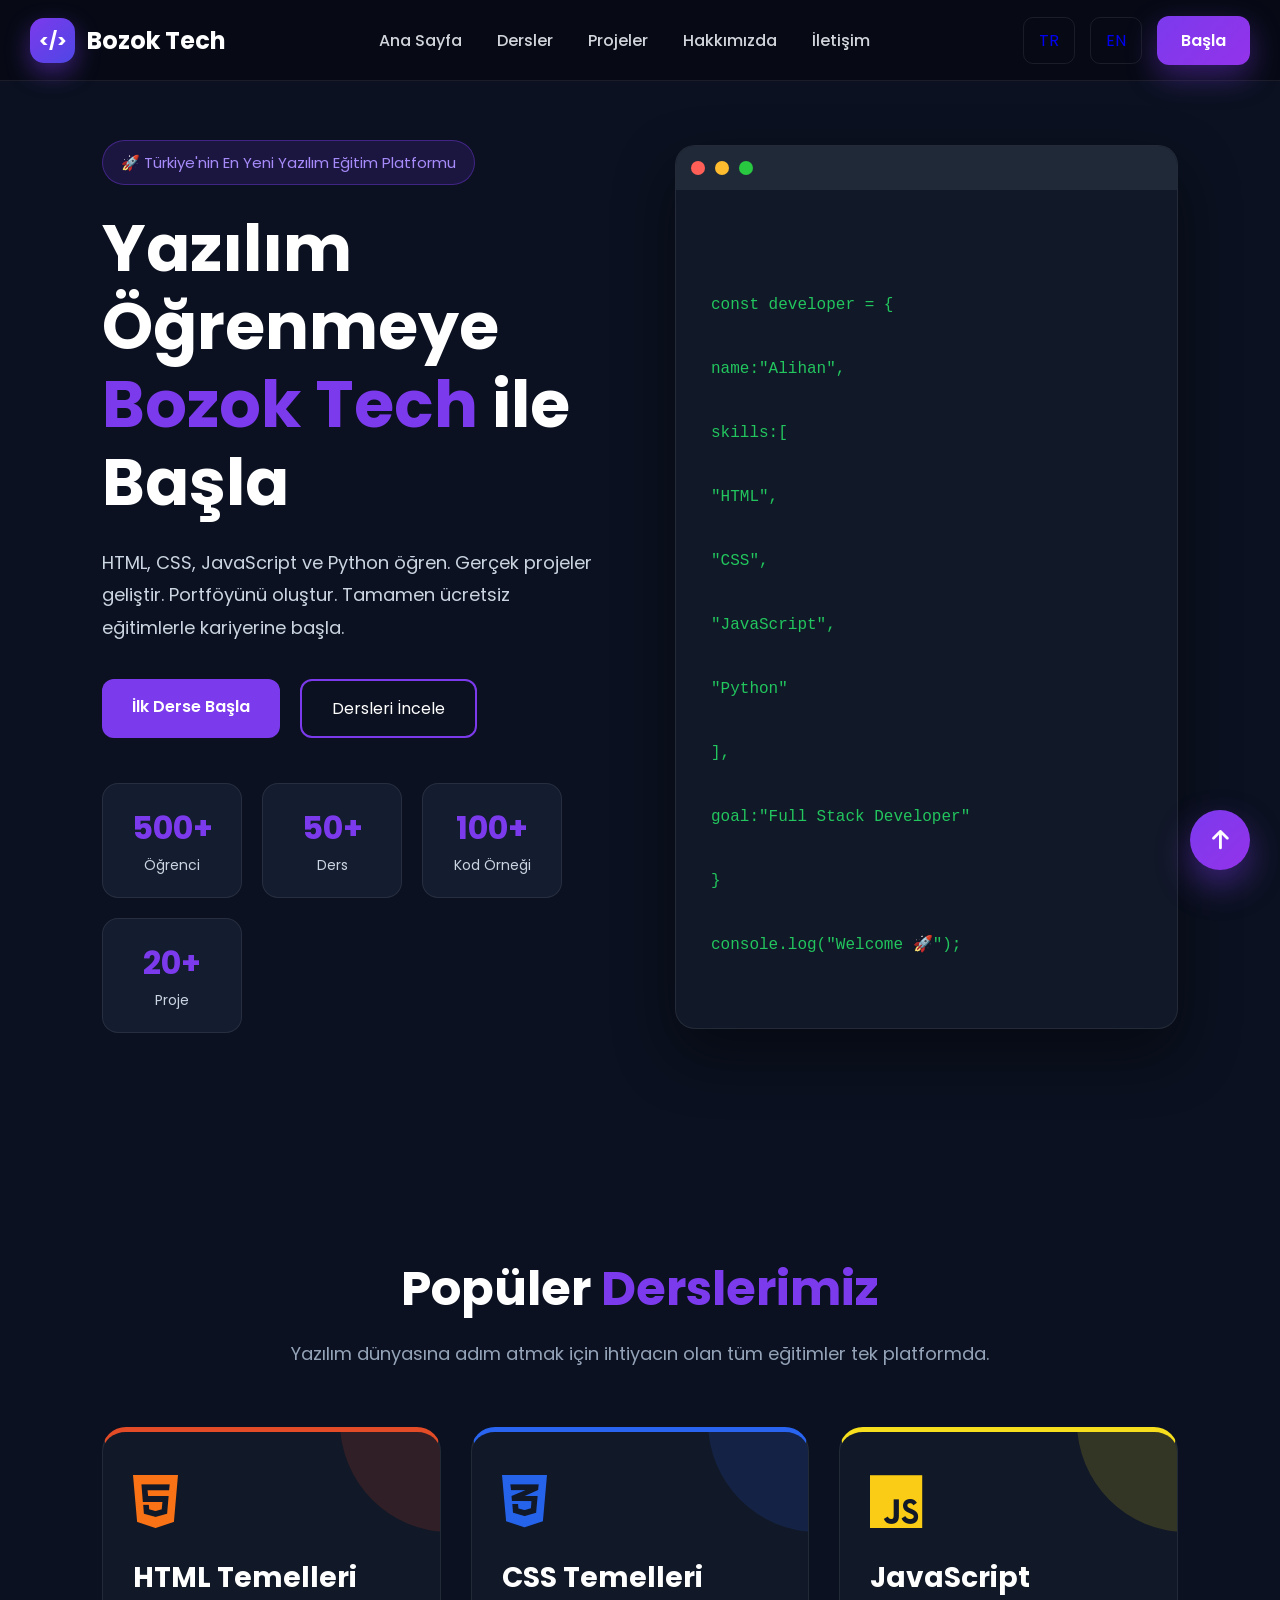
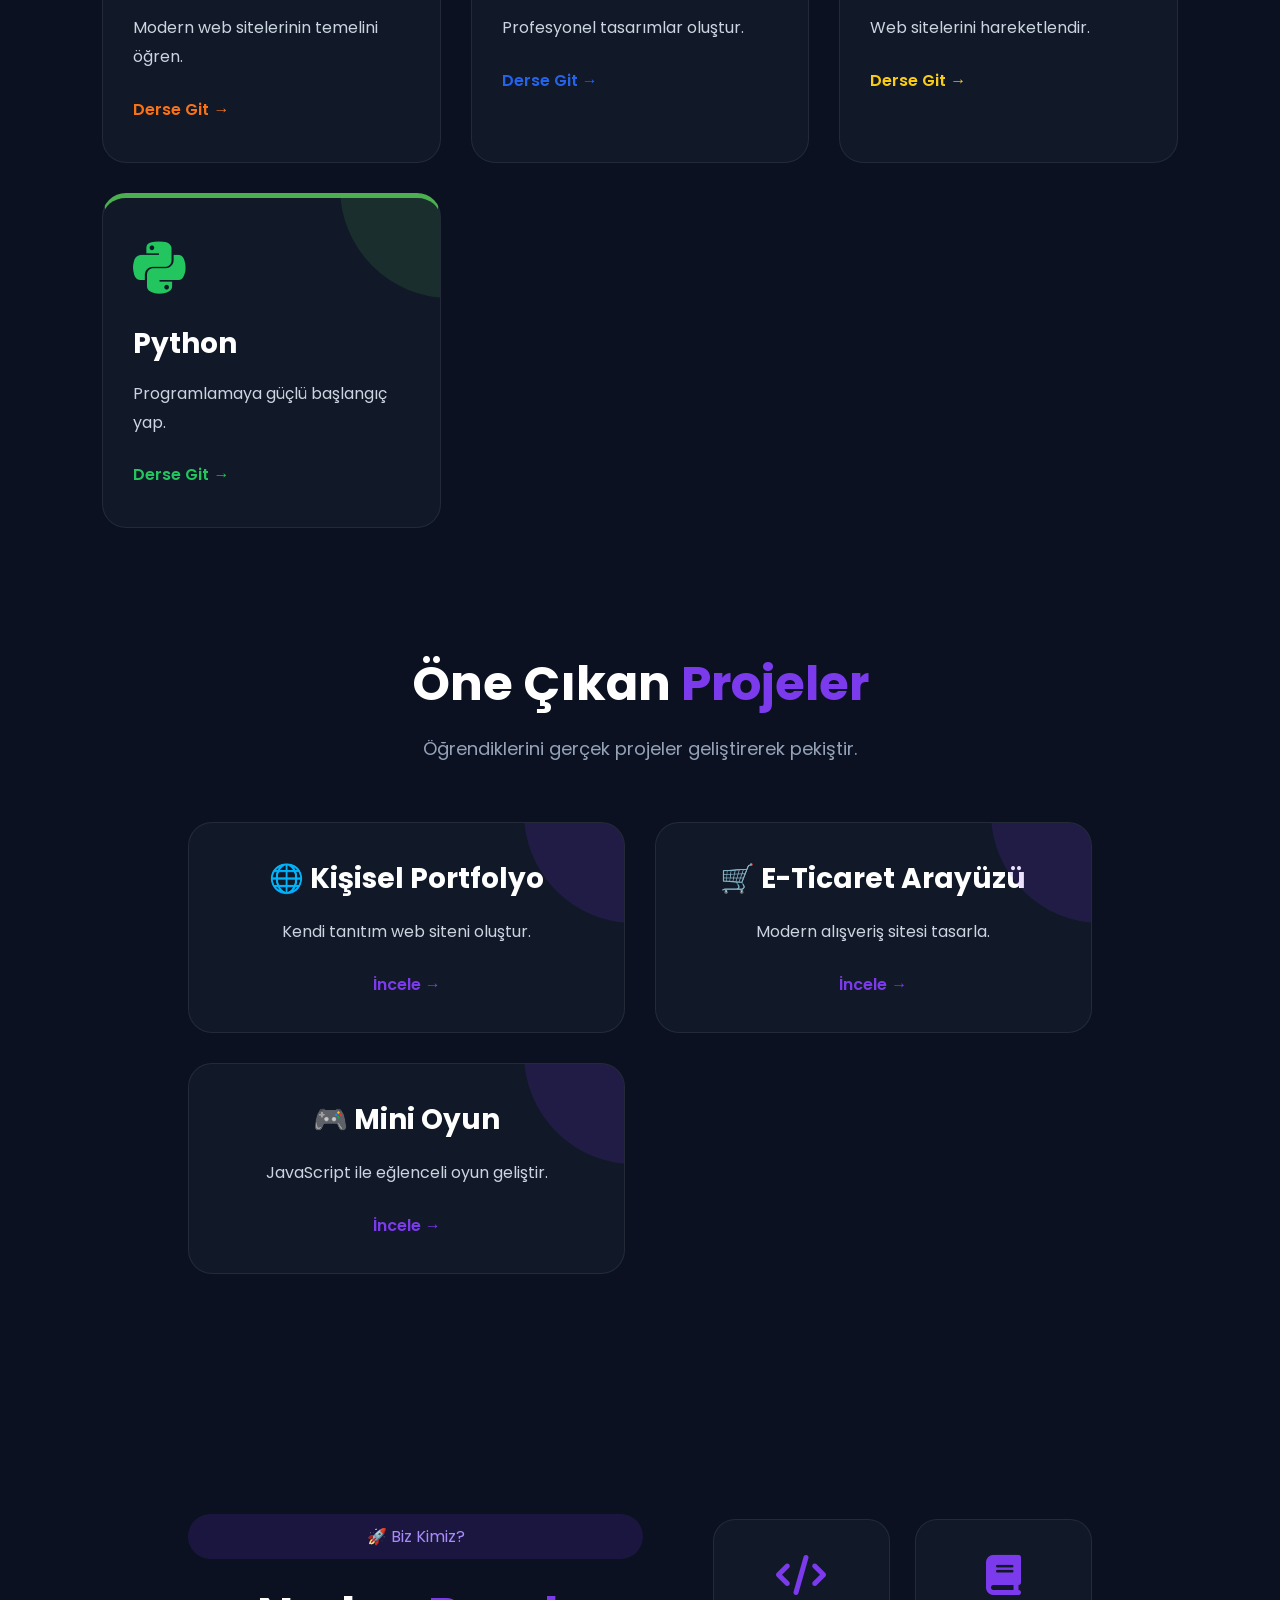
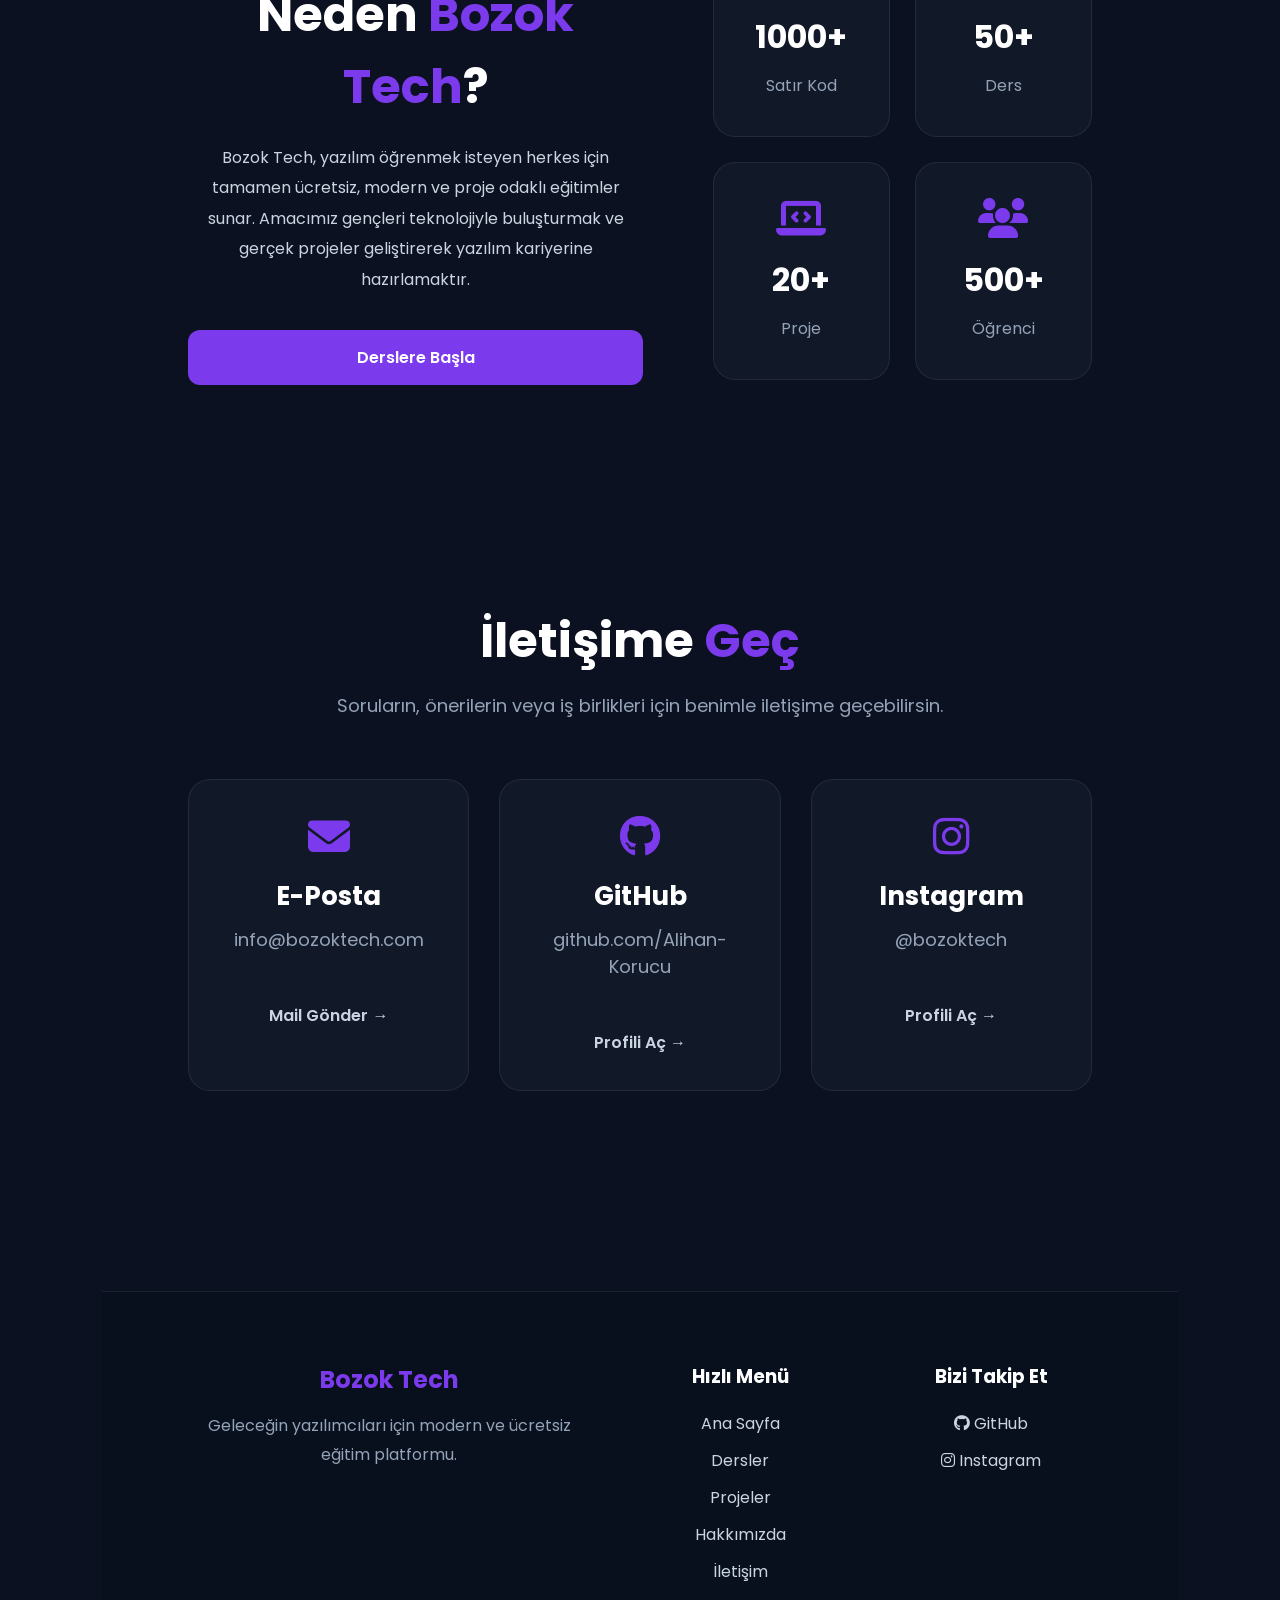
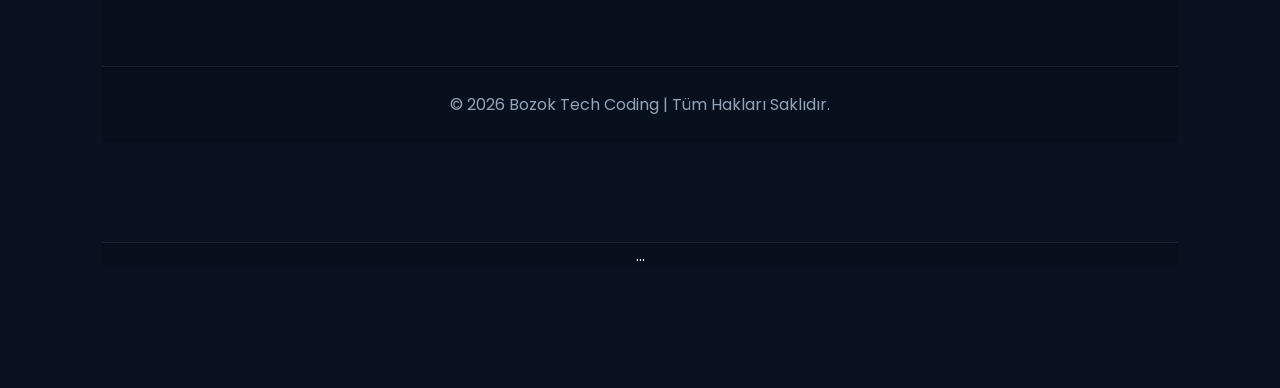
<file: index.html>
<!DOCTYPE html>
<html lang="en">
<head>
<meta charset="UTF-8">
<meta name="viewport" content="width=device-width, initial-scale=1.0">
<title>Bozok Tech Coding</title>

<link rel="preconnect" href="https://fonts.googleapis.com">

<link rel="preconnect" href="https://fonts.gstatic.com" crossorigin>

<link href="https://fonts.googleapis.com/css2?family=Poppins:wght@300;400;500;600;700;800&display=swap" rel="stylesheet">

<link rel="stylesheet"
href="https://cdnjs.cloudflare.com/ajax/libs/font-awesome/6.7.2/css/all.min.css">

<link rel="stylesheet" href="style.css">

</head>

<body>

 <!--========== HEADER ==========-->

<header class="header">

    <nav class="navbar">

        <a href="#" class="logo">

            <div class="logo-box">&lt;/&gt;</div>

            <span>Bozok Tech</span>

        </a>

        <ul class="nav-links">

            <li><a href="#anasayfa">Ana Sayfa</a></li>

            <li><a href="#dersler">Dersler</a></li>

            <li><a href="#projeler">Projeler</a></li>

            <li><a href="#hakkimizda">Hakkımızda</a></li>

            <li><a href="#iletisim">İletişim</a></li>

        </ul>

        <div class="nav-buttons">

            <a href="index.html" class="lang">TR</a>

            <a href="en/index.html" class="lang">EN</a>

            <a href="html.html" class="start">Başla</a>

        </div>

    </nav>
 
</header>

<!-- ================= HERO ================= -->

<section id="anasayfa" class="hero">

<div class="hero-left">

<div class="hero-badge">
🚀 Türkiye'nin En Yeni Yazılım Eğitim Platformu
</div>

<h1>

Yazılım Öğrenmeye

<span>Bozok Tech</span>

ile Başla

</h1>

<p>

HTML, CSS, JavaScript ve Python öğren.

Gerçek projeler geliştir.

Portföyünü oluştur.

Tamamen ücretsiz eğitimlerle kariyerine başla.

</p>

<div class="hero-buttons">

<a href="html.html" class="primary-btn">

İlk Derse Başla

</a>

<a href="#dersler" class="secondary-btn">

Dersleri İncele

</a>

</div>

<div class="hero-stats">

<div class="stat-card">

<h2 class="counter" data-target="500">0</h2>

<span>Öğrenci</span>

</div>

<div class="stat-card">

<h2 class="counter" data-target="50">0</h2>
 
<span>Ders</span>

</div>

<div class="stat-card">

<h2 class="counter" data-target="100">0</h2>

<span>Kod Örneği</span>

</div>

<div class="stat-card">

<h2 class="counter" data-target="20">0</h2>
 
<span>Proje</span>

</div>

</div>

</div>

<div class="hero-right">

<div class="editor">

<div class="editor-top">

<span class="red"></span>

<span class="yellow"></span>

<span class="green"></span>

</div>

<pre><code>

const developer = {

name:"Alihan",

skills:[

"HTML",

"CSS",

"JavaScript",

"Python"

],

goal:"Full Stack Developer"

}

console.log("Welcome 🚀");

</code></pre>

</div>

</div>

</section>
<section id="dersler" class="courses">

<h2 class="section-title">

Popüler <span>Derslerimiz</span>

</h2>

<p class="section-text">

Yazılım dünyasına adım atmak için ihtiyacın olan tüm eğitimler tek platformda.

</p>

<div class="course-grid">

<div class="course-card html">

<i class="fa-brands fa-html5"></i>

<h3>HTML Temelleri</h3>

<p>

Modern web sitelerinin temelini öğren.

</p>

<a href="html.html">

Derse Git →

</a>

</div>

<div class="course-card css">

<i class="fa-brands fa-css3-alt"></i>

<h3>CSS Temelleri</h3>

<p>

Profesyonel tasarımlar oluştur.

</p>

<a href="css.html">

Derse Git →

</a>

</div>

<div class="course-card js">

<i class="fa-brands fa-js"></i>

<h3>JavaScript</h3>

<p>

Web sitelerini hareketlendir.

</p>

<a href="javascript.html">

Derse Git →

</a>

</div>

<div class="course-card python">

<i class="fa-brands fa-python"></i>

<h3>Python</h3>

<p>

Programlamaya güçlü başlangıç yap.

</p>

<a href="python.html">

Derse Git →

</a>

</div>

</div>
<!-- ================= PROJELER ================= -->

<section id="projeler" class="projects">

<h2 class="section-title">
Öne Çıkan <span>Projeler</span>
</h2>

<p class="section-text">
Öğrendiklerini gerçek projeler geliştirerek pekiştir.
</p>

<div class="project-grid">

<div class="project-card">
<h3>🌐 Kişisel Portfolyo</h3>
<p>Kendi tanıtım web siteni oluştur.</p>
<a href="#">İncele →</a>
</div>

<div class="project-card">
<h3>🛒 E-Ticaret Arayüzü</h3>
<p>Modern alışveriş sitesi tasarla.</p>
<a href="#">İncele →</a>
</div>

<div class="project-card">
<h3>🎮 Mini Oyun</h3>
<p>JavaScript ile eğlenceli oyun geliştir.</p>
<a href="#">İncele →</a>
</div>

</div>

</section>

<section id="hakkimizda" class="about">

    <div class="about-left">

        <span class="about-badge">🚀 Biz Kimiz?</span>

        <h2>
            Neden <span>Bozok Tech</span>?
        </h2>

        <p>
            Bozok Tech, yazılım öğrenmek isteyen herkes için tamamen ücretsiz,
            modern ve proje odaklı eğitimler sunar.
            Amacımız gençleri teknolojiyle buluşturmak ve gerçek projeler
            geliştirerek yazılım kariyerine hazırlamaktır.
        </p>

        <a href="#dersler" class="primary-btn">
            Derslere Başla
        </a>

    </div>

    <div class="about-right">

        <div class="about-box">
            <i class="fa-solid fa-code"></i>
            <h3>1000+</h3>
            <p>Satır Kod</p>
        </div>

        <div class="about-box">
            <i class="fa-solid fa-book"></i>
            <h3>50+</h3>
            <p>Ders</p>
        </div>

        <div class="about-box">
            <i class="fa-solid fa-laptop-code"></i>
            <h3>20+</h3>
            <p>Proje</p>
        </div>

        <div class="about-box">
            <i class="fa-solid fa-users"></i>
            <h3>500+</h3>
            <p>Öğrenci</p>
        </div>

    </div>

</section>

<section id="iletisim" class="contact">

    <h2 class="section-title">
        İletişime <span>Geç</span>
    </h2>

    <p class="section-text">
        Soruların, önerilerin veya iş birlikleri için benimle iletişime geçebilirsin.
    </p>

    <div class="contact-grid">

        <div class="contact-card">
            <i class="fa-solid fa-envelope"></i>
            <h3>E-Posta</h3>
            <p>info@bozoktech.com</p>
            <a href="mailto:info@bozoktech.com">Mail Gönder →</a>
        </div>

        <div class="contact-card">
            <i class="fa-brands fa-github"></i>
            <h3>GitHub</h3>
            <p>github.com/Alihan-Korucu</p>
            <a href="https://github.com/Alihan-Korucu" target="_blank">Profili Aç →</a>
        </div>

        <div class="contact-card">
            <i class="fa-brands fa-instagram"></i>
            <h3>Instagram</h3>
            <p>@bozoktech</p>
            <a href="#">Profili Aç →</a>
        </div>

    </div>

</section>
<footer class="footer">

    <div class="footer-content">

        <div class="footer-logo">
            <h2>Bozok Tech</h2>
            <p>
                Geleceğin yazılımcıları için modern ve ücretsiz eğitim platformu.
            </p>
        </div>

        <div class="footer-links">
            <h3>Hızlı Menü</h3>

            <a href="#anasayfa">Ana Sayfa</a>
            <a href="#dersler">Dersler</a>
            <a href="#projeler">Projeler</a>
            <a href="#hakkimizda">Hakkımızda</a>
            <a href="#iletisim">İletişim</a>
        </div>

        <div class="footer-social">

            <h3>Bizi Takip Et</h3>

            <a href="https://github.com/Alihan-Korucu" target="_blank">
                <i class="fa-brands fa-github"></i> GitHub
            </a>

            <a href="#">
                <i class="fa-brands fa-instagram"></i> Instagram
            </a>

        </div>

    </div>

    <div class="footer-bottom">
        © 2026 Bozok Tech Coding | Tüm Hakları Saklıdır.
    </div>

</footer>
<footer class="footer">
...
</footer>

<a href="#anasayfa" class="scroll-top">
    <i class="fa-solid fa-arrow-up"></i>
</a>
<script>

const counters=document.querySelectorAll(".counter");

const speed=30;

counters.forEach(counter=>{

const update=()=>{

const target=+counter.getAttribute("data-target");

const count=+counter.innerText;

const increment=Math.ceil(target/speed);

if(count<target){

counter.innerText=count+increment;

setTimeout(update,40);

}else{

counter.innerText=target+"+";

}

}

update();

});

</script>
</body>
</html>
</file>
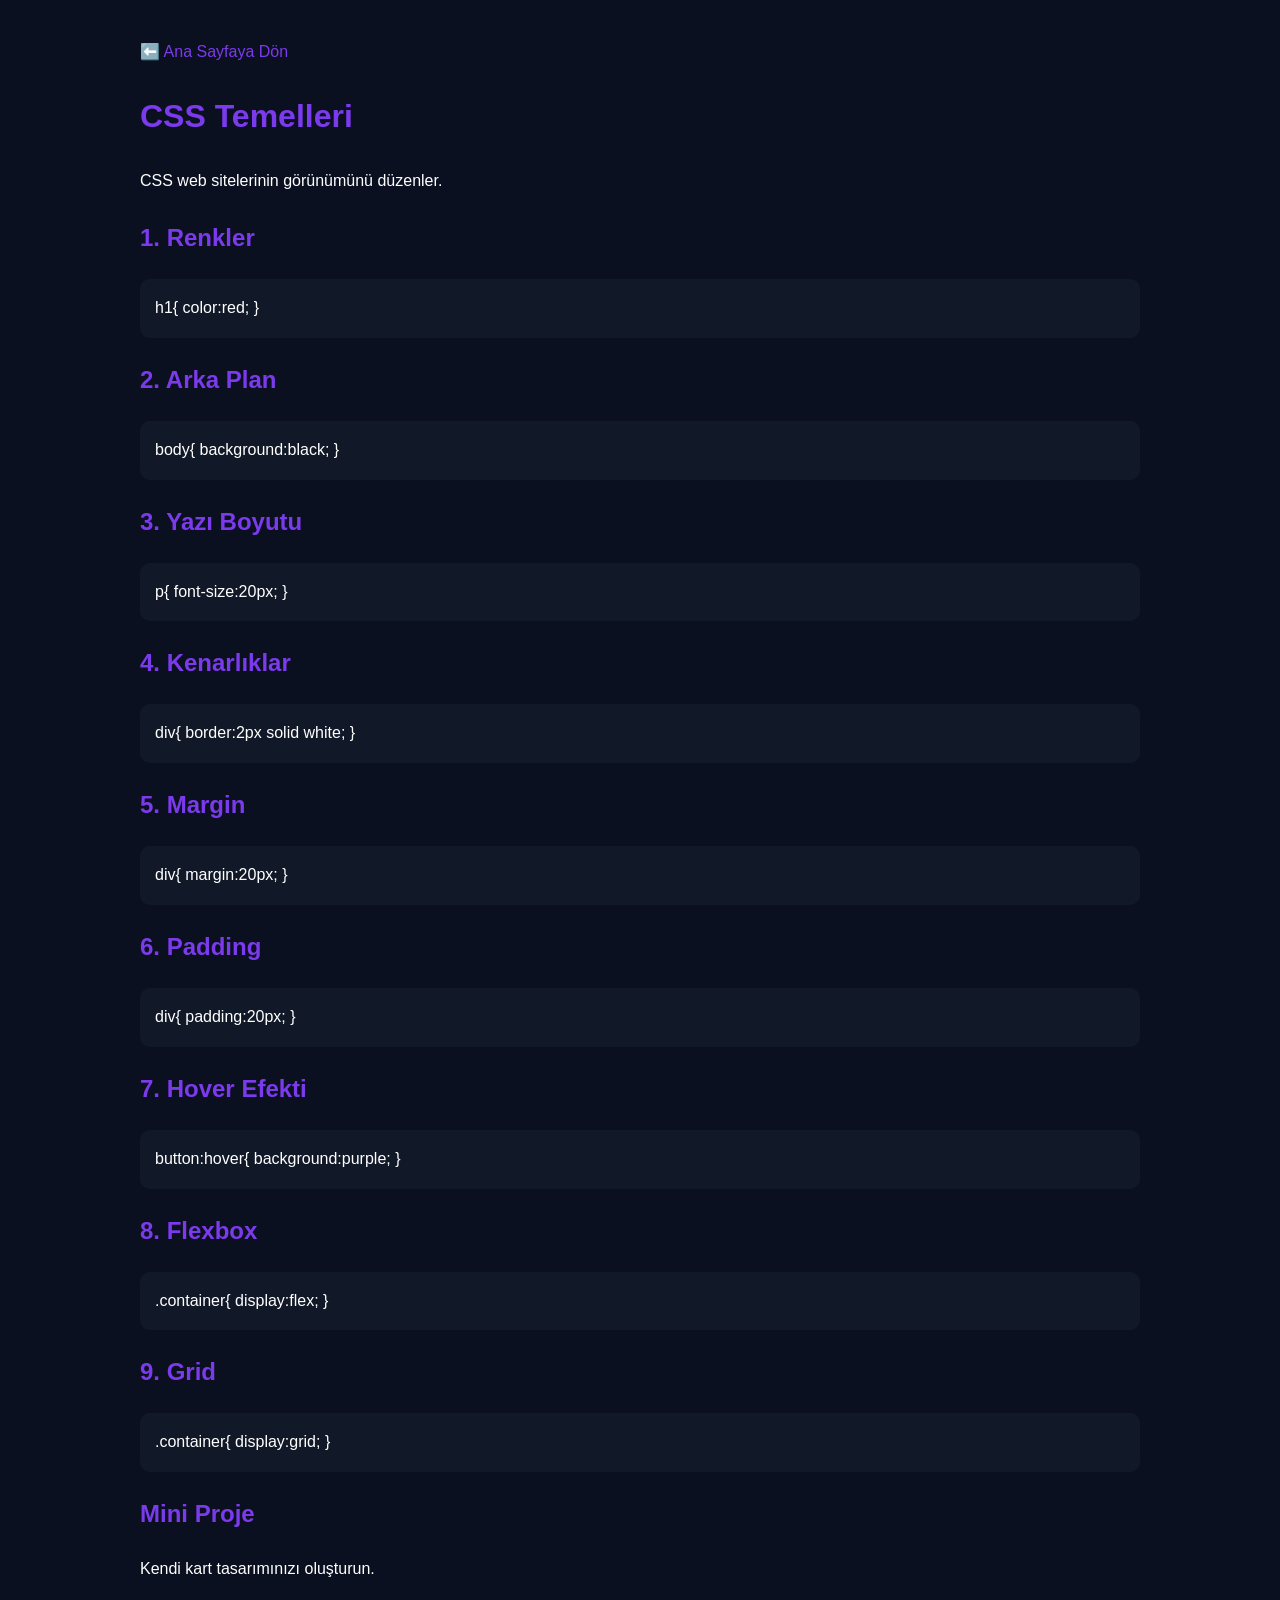
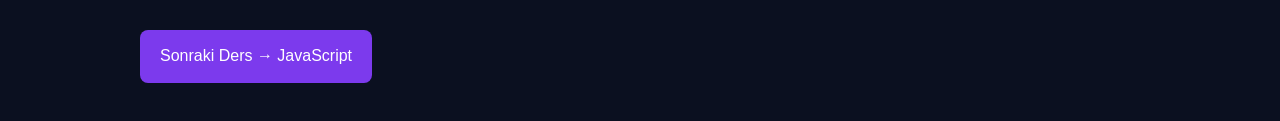
<file: css.html>
<!DOCTYPE html>
<html lang="tr">
<head>
<meta charset="UTF-8">
<meta name="viewport" content="width=device-width, initial-scale=1.0">
<title>CSS Temelleri | Bozok Tech Kodlama</title>
<style>
body{
    background:#0b1020;
    color:white;
    font-family:Arial,sans-serif;
    line-height:1.8;
    padding:30px;
}
.container{
    max-width:1000px;
    margin:auto;
}
h1,h2{
    color:#7c3aed;
}
.code{
    background:#111827;
    padding:15px;
    border-radius:10px;
    margin:15px 0;
}
.button{
    display:inline-block;
    margin-top:30px;
    padding:12px 20px;
    background:#7c3aed;
    color:white;
    text-decoration:none;
    border-radius:8px;
}
a{
    color:#7c3aed;
    text-decoration:none;
}
</style>
</head>
<body>
<div class="container">

<a href="index.html">⬅️ Ana Sayfaya Dön</a>

<h1>CSS Temelleri</h1>
<p>CSS web sitelerinin görünümünü düzenler.</p>
<h2>1. Renkler</h2>
<div class="code">
h1{
 color:red;
}
</div>
<h2>2. Arka Plan</h2>
<div class="code">
body{
 background:black;
}
</div>
<h2>3. Yazı Boyutu</h2>
<div class="code">
p{
 font-size:20px;
}
</div>
<h2>4. Kenarlıklar</h2>
<div class="code">
div{
 border:2px solid white;
}
</div>
<h2>5. Margin</h2>
<div class="code">
div{
 margin:20px;
}
</div>
<h2>6. Padding</h2>
<div class="code">
div{
 padding:20px;
}
</div>
<h2>7. Hover Efekti</h2>
<div class="code">
button:hover{
 background:purple;
}
</div>
<h2>8. Flexbox</h2>
<div class="code">
.container{
 display:flex;
}
</div>
<h2>9. Grid</h2>
<div class="code">
.container{
 display:grid;
}
</div>
<h2>Mini Proje</h2>
<p>Kendi kart tasarımınızı oluşturun.</p>
<a class="button" href="javascript.html">
Sonraki Ders → JavaScript
</a>
</div>
</body>
</html>
</file>
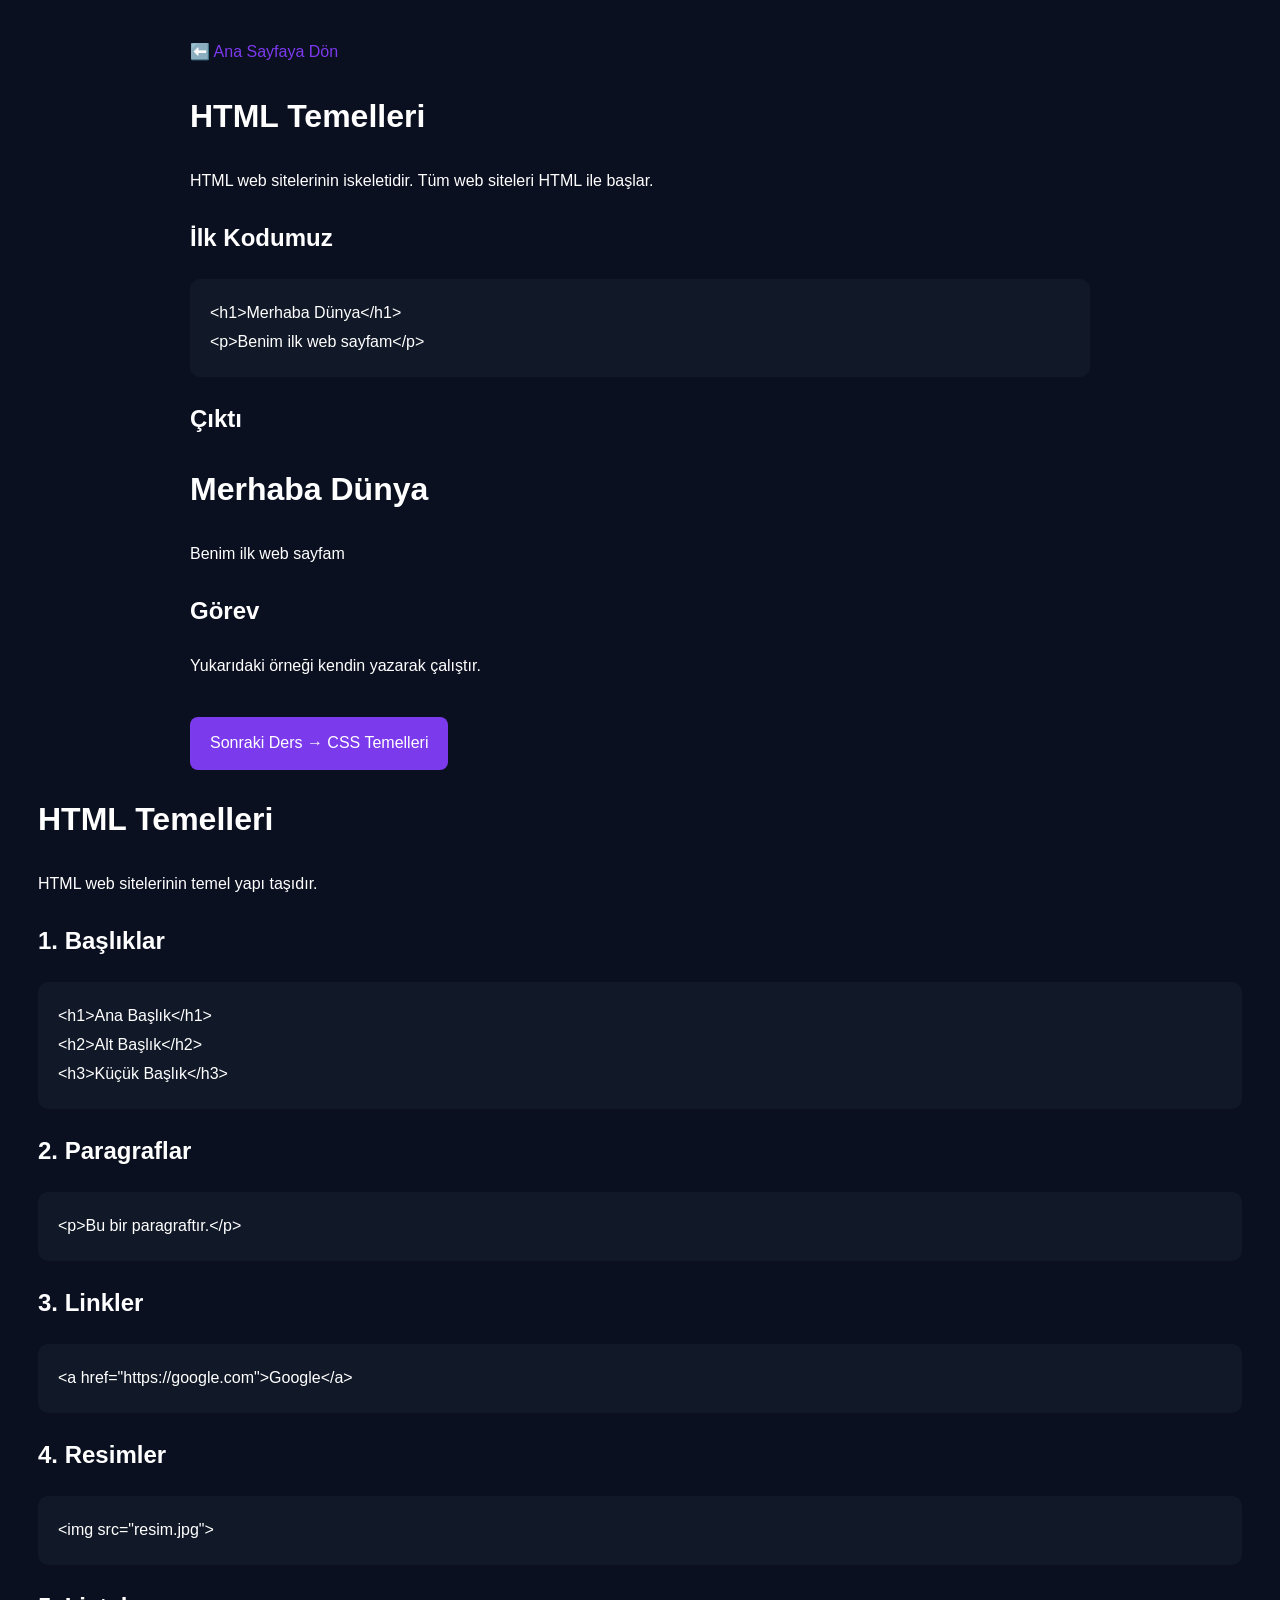
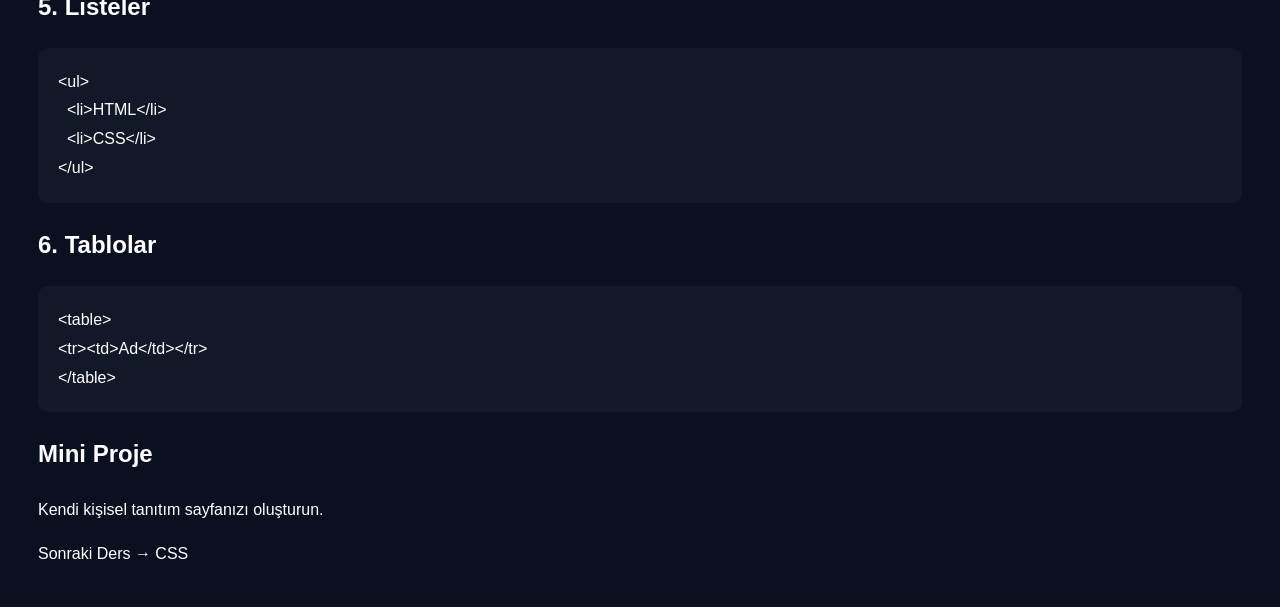
<file: html.html>
<!DOCTYPE html>
<html lang="tr">
<head>
<meta charset="UTF-8">
<meta name="viewport" content="width=device-width, initial-scale=1.0">

<title>HTML Temelleri</title>

<style>

body{
background:#0b1020;
color:white;
font-family:Arial,sans-serif;
padding:30px;
line-height:1.8;
}

a{
color:#7c3aed;
text-decoration:none;
}

.lesson{
max-width:900px;
margin:auto;
}

.code{
background:#111827;
padding:20px;
border-radius:10px;
margin:20px 0;
overflow:auto;
}

.button{
display:inline-block;
background:#7c3aed;
padding:12px 20px;
border-radius:8px;
margin-top:20px;
color:white;
}

</style>
</head>

<body>

<div class="lesson">

<a href="index.html">⬅️ Ana Sayfaya Dön</a>

<h1>HTML Temelleri</h1>

<p>
HTML web sitelerinin iskeletidir.
Tüm web siteleri HTML ile başlar.
</p>

<h2>İlk Kodumuz</h2>

<div class="code">

&lt;h1&gt;Merhaba Dünya&lt;/h1&gt;<br>
&lt;p&gt;Benim ilk web sayfam&lt;/p&gt;

</div>

<h2>Çıktı</h2>

<h1>Merhaba Dünya</h1>

<p>Benim ilk web sayfam</p>

<h2>Görev</h2>

<p>
Yukarıdaki örneği kendin yazarak çalıştır.
</p>

<a class="button" href="css.html">
Sonraki Ders → CSS Temelleri
</a>

</div>

</body>
</html>
<h1>HTML Temelleri</h1>
<p>HTML web sitelerinin temel yapı taşıdır.</p>
<h2>1. Başlıklar</h2>
<div class="code">
&lt;h1&gt;Ana Başlık&lt;/h1&gt;<br>
&lt;h2&gt;Alt Başlık&lt;/h2&gt;<br>
&lt;h3&gt;Küçük Başlık&lt;/h3&gt;
</div>
<h2>2. Paragraflar</h2>
<div class="code">
&lt;p&gt;Bu bir paragraftır.&lt;/p&gt;
</div>
<h2>3. Linkler</h2>
<div class="code">
&lt;a href="https://google.com"&gt;Google&lt;/a&gt;
</div>
<h2>4. Resimler</h2>
<div class="code">
&lt;img src="resim.jpg"&gt;
</div>
<h2>5. Listeler</h2>
<div class="code">
&lt;ul&gt;<br>
&nbsp;&nbsp;&lt;li&gt;HTML&lt;/li&gt;<br>
&nbsp;&nbsp;&lt;li&gt;CSS&lt;/li&gt;<br>
&lt;/ul&gt;
</div>
<h2>6. Tablolar</h2>
<div class="code">
&lt;table&gt;<br>
&lt;tr&gt;&lt;td&gt;Ad&lt;/td&gt;&lt;/tr&gt;<br>
&lt;/table&gt;
</div>
<h2>Mini Proje</h2>
<p>Kendi kişisel tanıtım sayfanızı oluşturun.</p>

Sonraki Ders → CSS

</div>
</body>
</html>
</file>
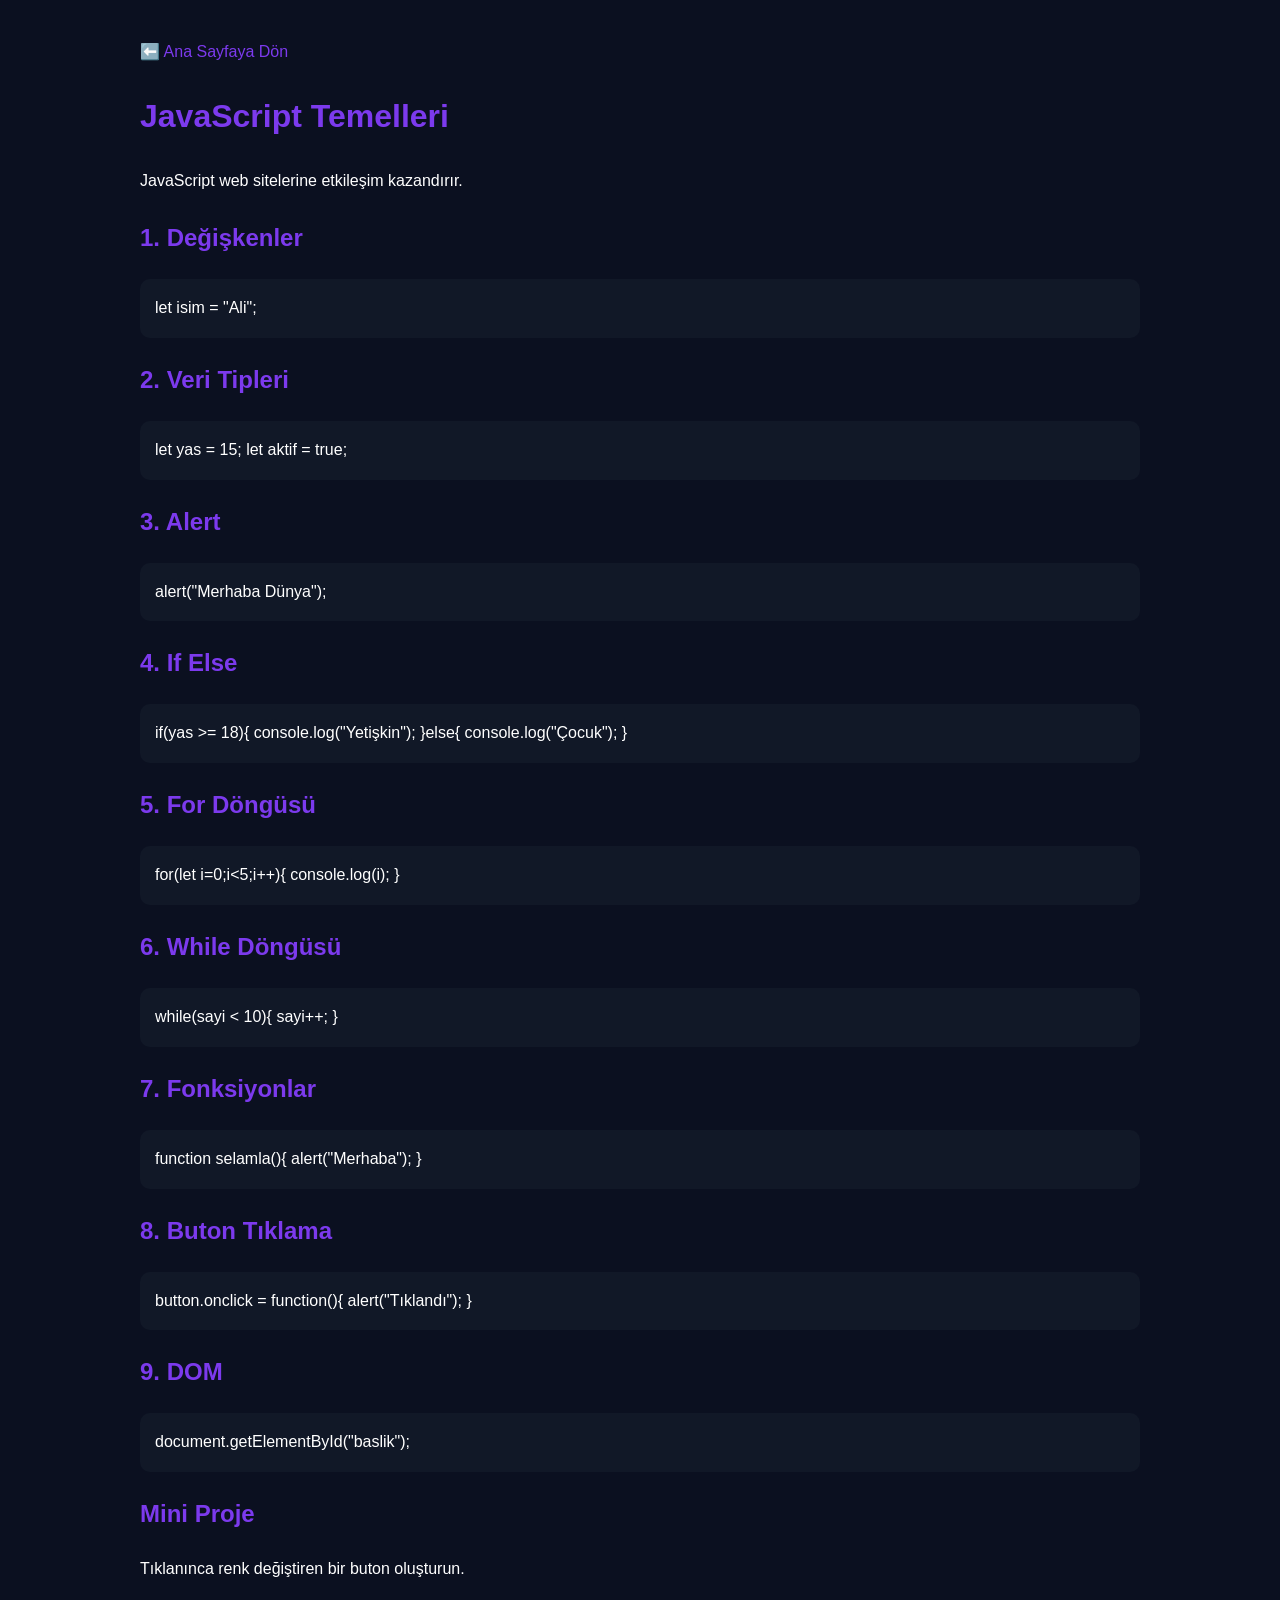
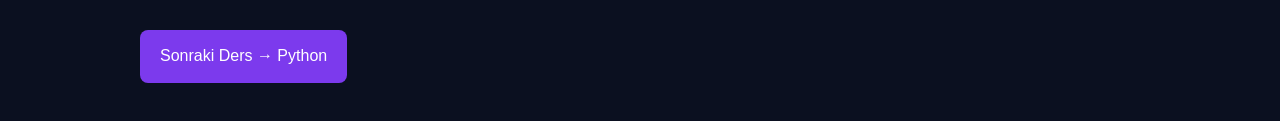
<file: javascript.html>
<!DOCTYPE html>
<html lang="tr">
<head>
<meta charset="UTF-8">
<meta name="viewport" content="width=device-width, initial-scale=1.0">
<title>JavaScript Temelleri | Bozok Tech Kodlama</title>
<style>
body{
    background:#0b1020;
    color:white;
    font-family:Arial,sans-serif;
    line-height:1.8;
    padding:30px;
}
.container{
    max-width:1000px;
    margin:auto;
}
h1,h2{
    color:#7c3aed;
}
.code{
    background:#111827;
    padding:15px;
    border-radius:10px;
    margin:15px 0;
}
.button{
    display:inline-block;
    margin-top:30px;
    padding:12px 20px;
    background:#7c3aed;
    color:white;
    text-decoration:none;
    border-radius:8px;
}
a{
    color:#7c3aed;
    text-decoration:none;
}
</style>
</head>
<body>
<div class="container">

<a href="index.html">⬅️ Ana Sayfaya Dön</a>

<h1>JavaScript Temelleri</h1>
<p>JavaScript web sitelerine etkileşim kazandırır.</p>
<h2>1. Değişkenler</h2>
<div class="code">
let isim = "Ali";
</div>
<h2>2. Veri Tipleri</h2>
<div class="code">
let yas = 15;
let aktif = true;
</div>
<h2>3. Alert</h2>
<div class="code">
alert("Merhaba Dünya");
</div>
<h2>4. If Else</h2>
<div class="code">
if(yas >= 18){
 console.log("Yetişkin");
}else{
 console.log("Çocuk");
}
</div>
<h2>5. For Döngüsü</h2>
<div class="code">
for(let i=0;i<5;i++){
 console.log(i);
}
</div>
<h2>6. While Döngüsü</h2>
<div class="code">
while(sayi < 10){
 sayi++;
}
</div>
<h2>7. Fonksiyonlar</h2>
<div class="code">
function selamla(){
 alert("Merhaba");
}
</div>
<h2>8. Buton Tıklama</h2>
<div class="code">
button.onclick = function(){
 alert("Tıklandı");
}
</div>
<h2>9. DOM</h2>
<div class="code">
document.getElementById("baslik");
</div>
<h2>Mini Proje</h2>
<p>Tıklanınca renk değiştiren bir buton oluşturun.</p>
<a class="button" href="python.html">
Sonraki Ders → Python
</a>
</div>
</body>
</html>
</file>
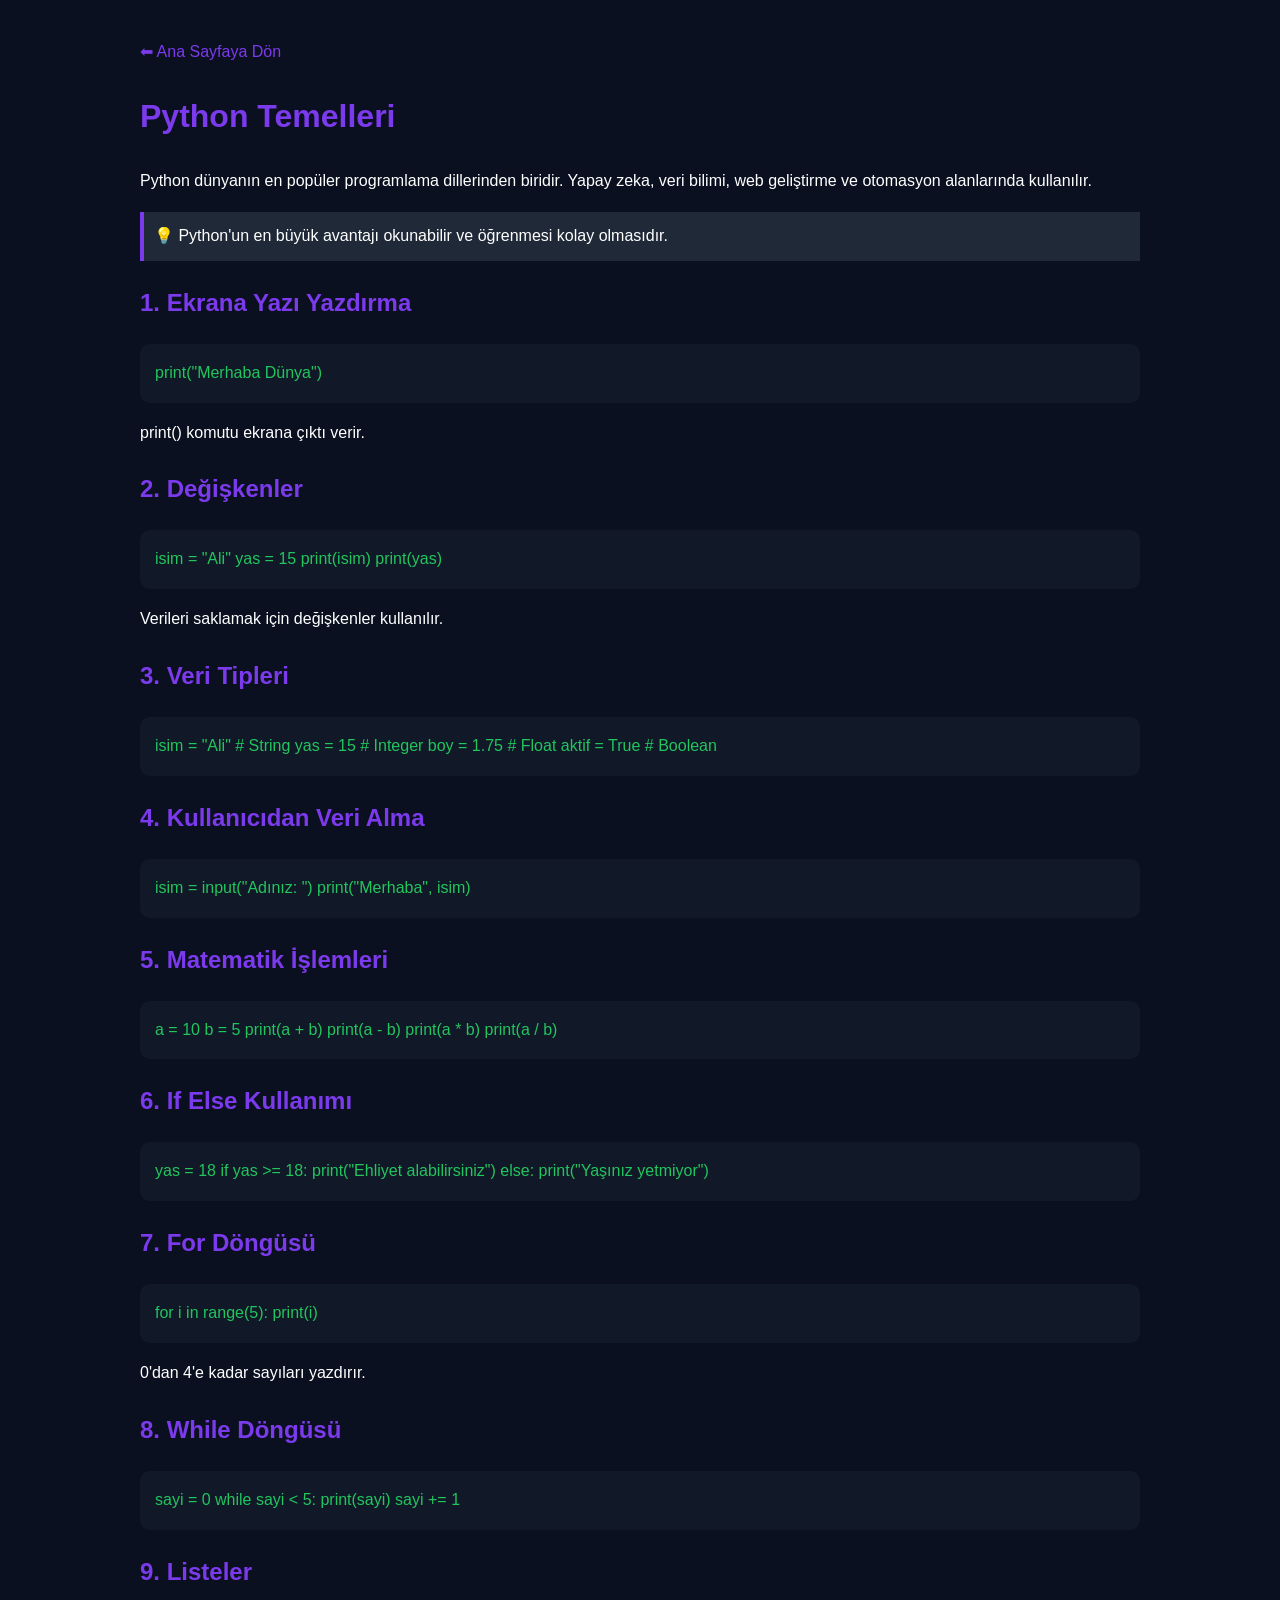
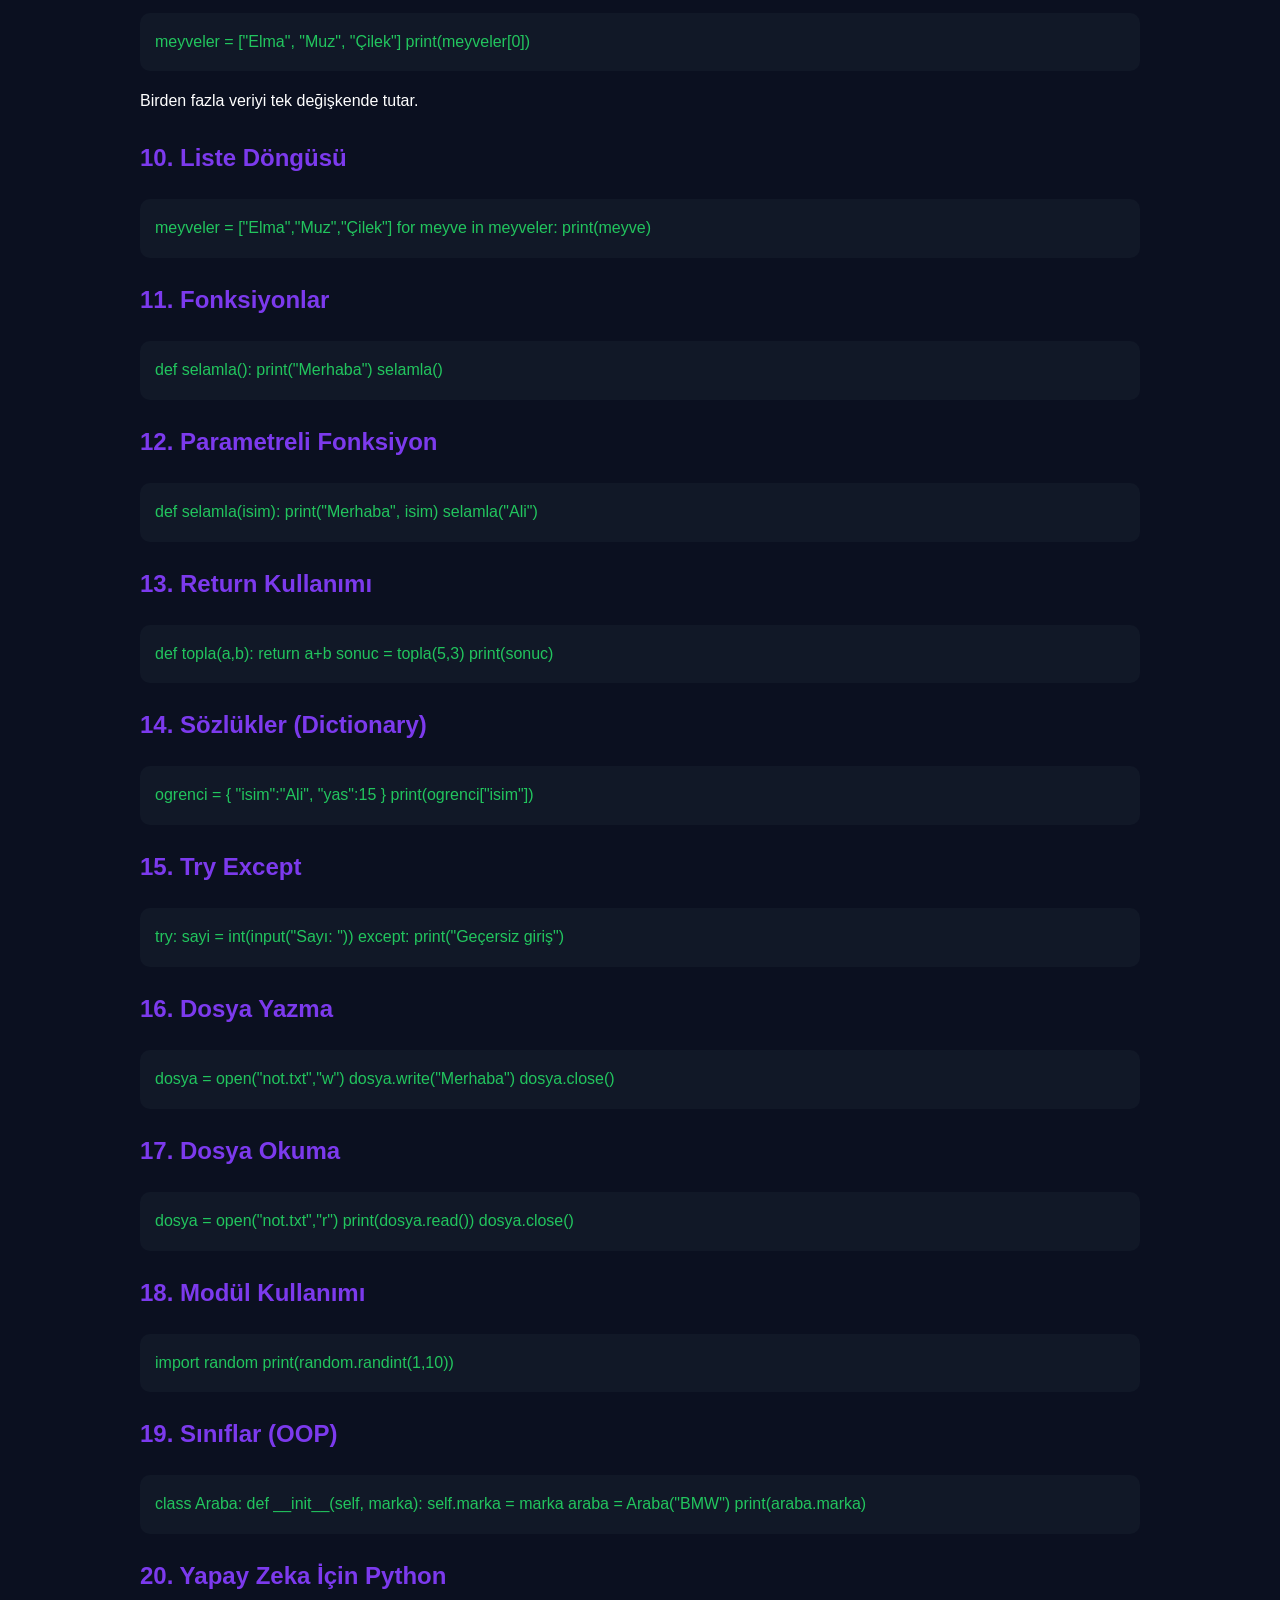
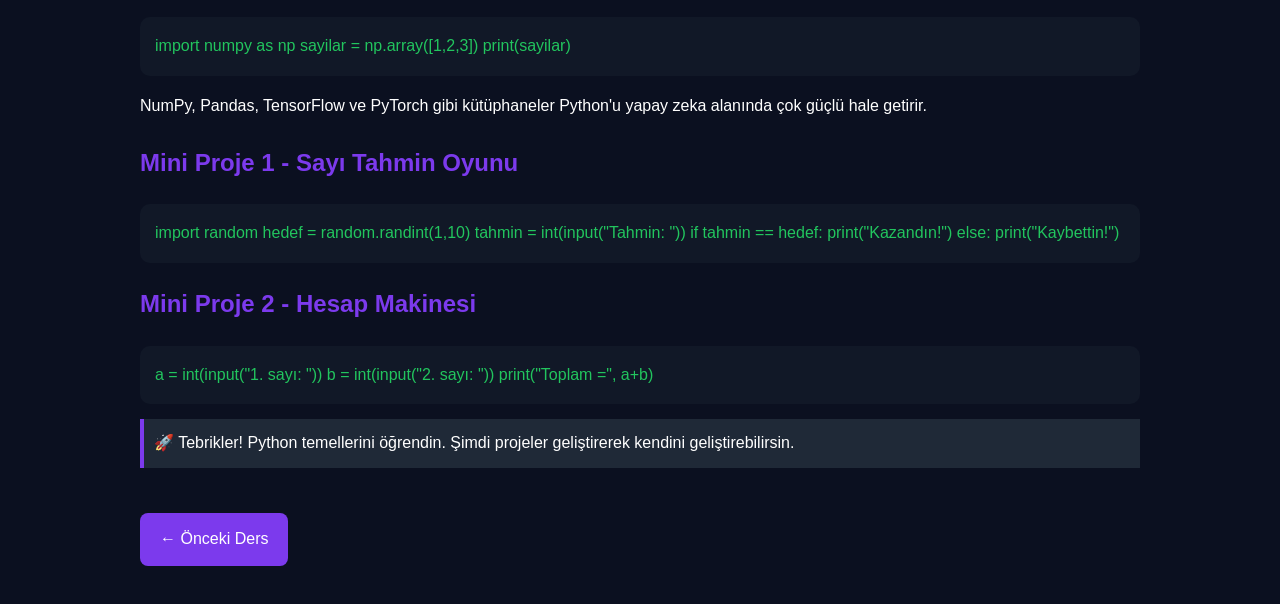
<file: python.html>
<!DOCTYPE html>
<html lang="tr">
<head>
<meta charset="UTF-8">
<meta name="viewport" content="width=device-width, initial-scale=1.0">
<title>Python Temelleri | Bozok Tech Kodlama</title>

<style>
body{
    background:#0b1020;
    color:white;
    font-family:Arial,sans-serif;
    line-height:1.8;
    padding:30px;
}

.container{
    max-width:1000px;
    margin:auto;
}

h1,h2{
    color:#7c3aed;
}

.code{
    background:#111827;
    padding:15px;
    border-radius:10px;
    margin:15px 0;
    overflow-x:auto;
    color:#22c55e;
}

.button{
    display:inline-block;
    margin-top:30px;
    padding:12px 20px;
    background:#7c3aed;
    color:white;
    text-decoration:none;
    border-radius:8px;
}

.button:hover{
    opacity:0.8;
}

a{
    color:#7c3aed;
    text-decoration:none;
}

.tip{
    background:#1f2937;
    border-left:4px solid #7c3aed;
    padding:10px;
    margin:15px 0;
}
</style>
</head>

<body>

<div class="container">

<a href="index.html">⬅ Ana Sayfaya Dön</a>

<h1>Python Temelleri</h1>

<p>
Python dünyanın en popüler programlama dillerinden biridir.
Yapay zeka, veri bilimi, web geliştirme ve otomasyon alanlarında kullanılır.
</p>

<div class="tip">
💡 Python'un en büyük avantajı okunabilir ve öğrenmesi kolay olmasıdır.
</div>

<h2>1. Ekrana Yazı Yazdırma</h2>

<div class="code">
print("Merhaba Dünya")
</div>

<p>print() komutu ekrana çıktı verir.</p>

<h2>2. Değişkenler</h2>

<div class="code">
isim = "Ali"
yas = 15

print(isim)
print(yas)
</div>

<p>Verileri saklamak için değişkenler kullanılır.</p>

<h2>3. Veri Tipleri</h2>

<div class="code">
isim = "Ali"      # String
yas = 15          # Integer
boy = 1.75        # Float
aktif = True      # Boolean
</div>

<h2>4. Kullanıcıdan Veri Alma</h2>

<div class="code">
isim = input("Adınız: ")

print("Merhaba", isim)
</div>

<h2>5. Matematik İşlemleri</h2>

<div class="code">
a = 10
b = 5

print(a + b)
print(a - b)
print(a * b)
print(a / b)
</div>

<h2>6. If Else Kullanımı</h2>

<div class="code">
yas = 18

if yas >= 18:
    print("Ehliyet alabilirsiniz")
else:
    print("Yaşınız yetmiyor")
</div>

<h2>7. For Döngüsü</h2>

<div class="code">
for i in range(5):
    print(i)
</div>

<p>0'dan 4'e kadar sayıları yazdırır.</p>

<h2>8. While Döngüsü</h2>

<div class="code">
sayi = 0

while sayi < 5:
    print(sayi)
    sayi += 1
</div>

<h2>9. Listeler</h2>

<div class="code">
meyveler = ["Elma", "Muz", "Çilek"]

print(meyveler[0])
</div>

<p>Birden fazla veriyi tek değişkende tutar.</p>

<h2>10. Liste Döngüsü</h2>

<div class="code">
meyveler = ["Elma","Muz","Çilek"]

for meyve in meyveler:
    print(meyve)
</div>

<h2>11. Fonksiyonlar</h2>

<div class="code">
def selamla():
    print("Merhaba")

selamla()
</div>

<h2>12. Parametreli Fonksiyon</h2>

<div class="code">
def selamla(isim):
    print("Merhaba", isim)

selamla("Ali")
</div>

<h2>13. Return Kullanımı</h2>

<div class="code">
def topla(a,b):
    return a+b

sonuc = topla(5,3)

print(sonuc)
</div>

<h2>14. Sözlükler (Dictionary)</h2>

<div class="code">
ogrenci = {
    "isim":"Ali",
    "yas":15
}

print(ogrenci["isim"])
</div>

<h2>15. Try Except</h2>

<div class="code">
try:
    sayi = int(input("Sayı: "))
except:
    print("Geçersiz giriş")
</div>

<h2>16. Dosya Yazma</h2>

<div class="code">
dosya = open("not.txt","w")

dosya.write("Merhaba")

dosya.close()
</div>

<h2>17. Dosya Okuma</h2>

<div class="code">
dosya = open("not.txt","r")

print(dosya.read())

dosya.close()
</div>

<h2>18. Modül Kullanımı</h2>

<div class="code">
import random

print(random.randint(1,10))
</div>

<h2>19. Sınıflar (OOP)</h2>

<div class="code">
class Araba:

    def __init__(self, marka):
        self.marka = marka

araba = Araba("BMW")

print(araba.marka)
</div>

<h2>20. Yapay Zeka İçin Python</h2>

<div class="code">
import numpy as np

sayilar = np.array([1,2,3])

print(sayilar)
</div>

<p>
NumPy, Pandas, TensorFlow ve PyTorch gibi kütüphaneler
Python'u yapay zeka alanında çok güçlü hale getirir.
</p>

<h2>Mini Proje 1 - Sayı Tahmin Oyunu</h2>

<div class="code">
import random

hedef = random.randint(1,10)

tahmin = int(input("Tahmin: "))

if tahmin == hedef:
    print("Kazandın!")
else:
    print("Kaybettin!")
</div>

<h2>Mini Proje 2 - Hesap Makinesi</h2>

<div class="code">
a = int(input("1. sayı: "))
b = int(input("2. sayı: "))

print("Toplam =", a+b)
</div>

<div class="tip">
🚀 Tebrikler! Python temellerini öğrendin.
Şimdi projeler geliştirerek kendini geliştirebilirsin.
</div>

<a class="button" href="html.html">
← Önceki Ders
</a>

</div>

</body>
</html>
</file>
<file: style.css>
/*======================
HEADER
======================*/

.header{

position:fixed;

top:0;

left:0;

width:100%;

z-index:999;

background:rgba(8,10,20,.85);

backdrop-filter:blur(18px);

border-bottom:1px solid rgba(255,255,255,.08);

}

.navbar{

max-width:1350px;

height:80px;

margin:auto;

display:flex;

justify-content:space-between;

align-items:center;

padding:0 30px;

}

.logo{

display:flex;

align-items:center;

gap:12px;

font-size:24px;

font-weight:700;

color:#fff;

}

.logo-box{

width:45px;

height:45px;

border-radius:14px;

background:linear-gradient(135deg,#7c3aed,#4f46e5);

display:flex;

justify-content:center;

align-items:center;

font-weight:bold;

font-size:18px;

box-shadow:0 10px 25px rgba(124,58,237,.45);

}

.nav-links{

display:flex;

list-style:none;

gap:35px;

}

.nav-links a{

color:#d1d5db;

font-weight:500;

transition:.3s;

position:relative;

}

.nav-links a::after{

content:"";

position:absolute;

left:0;

bottom:-8px;

width:0;

height:2px;

background:#7c3aed;

transition:.3s;

}

.nav-links a:hover{

color:#fff;

}

.nav-links a:hover::after{

width:100%;

}

.nav-buttons{

display:flex;

align-items:center;

gap:15px;

}

.lang{

padding:10px 15px;

border-radius:10px;

border:1px solid rgba(255,255,255,.08);

}

.lang:hover{

background:#7c3aed;

}

.start{

padding:12px 24px;

border-radius:12px;

background:linear-gradient(135deg,#7c3aed,#9333ea);

color:white;

font-weight:600;

box-shadow:0 12px 30px rgba(124,58,237,.4);

transition:.3s;

}

.start:hover{

transform:translateY(-4px);

}
/*==============================
GENEL AYARLAR
==============================*/

*{
    margin:0;
    padding:0;
    box-sizing:border-box;
    scroll-behavior:smooth;
}

body{
    font-family:'Poppins',sans-serif;
    background:#0b1120;
    color:#fff;
    overflow-x:hidden;
}

a{
    text-decoration:none;
}

img{
    max-width:100%;
    display:block;
}

section{
    padding:100px 8%;
}

/*==============================
HERO
==============================*/

.hero{
    min-height:100vh;
    display:grid;
    grid-template-columns:1fr 1fr;
    align-items:center;
    gap:70px;
    padding-top:140px;
}

.hero-left h1{
    font-size:65px;
    line-height:1.2;
    margin:25px 0;
    font-weight:700;
}

.hero-left h1 span{
    color:#7c3aed;
}

.hero-left p{
    font-size:18px;
    color:#cbd5e1;
    line-height:1.8;
}

.hero-badge{
    display:inline-block;
    padding:10px 18px;
    background:rgba(124,58,237,.15);
    color:#a78bfa;
    border:1px solid rgba(124,58,237,.4);
    border-radius:30px;
    font-size:15px;
}

.hero-buttons{
    display:flex;
    gap:20px;
    margin-top:35px;
}

.primary-btn{
    background:#7c3aed;
    color:white;
    padding:15px 30px;
    border-radius:12px;
    transition:.3s;
    font-weight:600;
}

.primary-btn:hover{
    transform:translateY(-5px);
    box-shadow:0 15px 35px rgba(124,58,237,.45);
}

.secondary-btn{
    border:2px solid #7c3aed;
    color:#fff;
    padding:15px 30px;
    border-radius:12px;
    transition:.3s;
}

.secondary-btn:hover{
    background:#7c3aed;
}

.hero-stats{
    display:flex;
    gap:20px;
    margin-top:45px;
    flex-wrap:wrap;
}

.stat-card{
    width:140px;
    background:#141c2f;
    border:1px solid rgba(255,255,255,.08);
    padding:20px;
    border-radius:16px;
    text-align:center;
    transition:.3s;
}

.stat-card:hover{
    transform:translateY(-8px);
}

.stat-card h2{
    color:#7c3aed;
    font-size:32px;
}

.stat-card span{
    color:#cbd5e1;
    font-size:14px;
}

/*==============================
KOD EDİTÖRÜ
==============================*/

.editor{
    background:#111827;
    border-radius:20px;
    overflow:hidden;
    border:1px solid rgba(255,255,255,.08);
    box-shadow:0 25px 60px rgba(0,0,0,.45);
}

.editor-top{
    background:#1f2937;
    padding:15px;
    display:flex;
    gap:10px;
}

.editor-top span{
    width:14px;
    height:14px;
    border-radius:50%;
}

.red{
    background:#ff5f57;
}

.yellow{
    background:#febc2e;
}

.green{
    background:#28c840;
}

.editor pre{
    padding:35px;
    overflow:auto;
}

.editor code{
    color:#22c55e;
    font-size:16px;
    line-height:2;
    font-family:Consolas,monospace;
}

/*==============================
RESPONSIVE
==============================*/

@media(max-width:1000px){

.hero{
    grid-template-columns:1fr;
    text-align:center;
}

.hero-buttons{
    justify-content:center;
}

.hero-stats{
    justify-content:center;
}

.hero-left h1{
    font-size:45px;
}

}
/*====================================
POPÜLER DERSLER
====================================*/

.courses{
text-align:center;
}

.section-title{
font-size:52px;
font-weight:800;
margin-bottom:15px;
}

.section-title span{
color:#7c3aed;
}

.section-text{
color:#cbd5e1;
font-size:18px;
max-width:700px;
margin:0 auto 60px;
}

.course-grid{
display:grid;
grid-template-columns:repeat(auto-fit,minmax(250px,1fr));
gap:25px;
}

.course-card{
background:rgba(255,255,255,.05);
border:1px solid rgba(255,255,255,.08);
border-radius:22px;
padding:35px 28px;
text-align:left;
transition:.35s;
backdrop-filter:blur(15px);
position:relative;
overflow:hidden;
}

.course-card::before{
content:"";
position:absolute;
top:-50%;
right:-50%;
width:200px;
height:200px;
background:rgba(255,255,255,.05);
border-radius:50%;
}

.course-card:hover{
transform:translateY(-10px);
box-shadow:0 25px 50px rgba(0,0,0,.35);
}

.course-card i{
font-size:58px;
margin-bottom:20px;
}

.course-card h3{
font-size:28px;
margin-bottom:12px;
}

.course-card p{
color:#cbd5e1;
line-height:1.7;
margin-bottom:25px;
}

.course-card a{
display:inline-flex;
align-items:center;
gap:8px;
font-weight:600;
transition:.3s;
}

.course-card a:hover{
transform:translateX(6px);
}

/* HTML */
.course-card.html i{
color:#f97316;
}

.course-card.html a{
color:#f97316;
}

.course-card.html:hover{
border-color:rgba(249,115,22,.4);
}

/* CSS */
.course-card.css i{
color:#2563eb;
}

.course-card.css a{
color:#2563eb;
}

.course-card.css:hover{
border-color:rgba(37,99,235,.4);
}

/* JavaScript */
.course-card.js i{
color:#facc15;
}

.course-card.js a{
color:#facc15;
}

.course-card.js:hover{
border-color:rgba(250,204,21,.4);
}

/* Python */
.course-card.python i{
color:#22c55e;
}

.course-card.python a{
color:#22c55e;
}

.course-card.python:hover{
border-color:rgba(34,197,94,.4);
}

/* Responsive */
@media(max-width:768px){

.section-title{
font-size:38px;
}

.course-card{
text-align:center;
}

}
/*====================================
POPÜLER DERSLER
====================================*/

.courses{
    padding:120px 8%;
}

.section-title{
    font-size:48px;
    text-align:center;
    margin-bottom:15px;
    font-weight:700;
}

.section-title span{
    color:#7c3aed;
}

.section-text{
    text-align:center;
    color:#94a3b8;
    font-size:18px;
    max-width:700px;
    margin:0 auto 60px;
}

.course-grid{
    display:grid;
    grid-template-columns:repeat(auto-fit,minmax(270px,1fr));
    gap:30px;
}

.course-card{
    background:#111827;
    border:1px solid rgba(255,255,255,.08);
    border-radius:24px;
    padding:40px 30px;
    transition:.35s;
    position:relative;
    overflow:hidden;
}

.course-card::before{
    content:"";
    position:absolute;
    width:220px;
    height:220px;
    border-radius:50%;
    top:-120px;
    right:-120px;
    opacity:.15;
    transition:.4s;
}

.course-card:hover::before{
    transform:scale(1.3);
}

.course-card:hover{
    transform:translateY(-12px);
    box-shadow:0 20px 45px rgba(0,0,0,.35);
}

.course-card i{
    font-size:60px;
    margin-bottom:25px;
}

.course-card h3{
    font-size:28px;
    margin-bottom:15px;
}

.course-card p{
    color:#cbd5e1;
    line-height:1.8;
    margin-bottom:25px;
}

.course-card a{
    color:white;
    font-weight:600;
    display:inline-block;
    transition:.3s;
}

.course-card:hover a{
    transform:translateX(8px);
}

/* HTML */

.html{
    border-top:5px solid #e34c26;
}

.html::before{
    background:#e34c26;
}

.html i{
    color:#e34c26;
}

/* CSS */

.css{
    border-top:5px solid #2965f1;
}

.css::before{
    background:#2965f1;
}

.css i{
    color:#2965f1;
}

/* JavaScript */

.js{
    border-top:5px solid #f7df1e;
}

.js::before{
    background:#f7df1e;
}

.js i{
    color:#f7df1e;
}

/* Python */

.python{
    border-top:5px solid #4caf50;
}

.python::before{
    background:#4caf50;
}

.python i{
    color:#4caf50;
}

@media(max-width:900px){

.section-title{
    font-size:38px;
}

.course-card{
    text-align:center;
}

}
/*====================================
PROJELER
====================================*/

.projects{
    padding:120px 8%;
    text-align:center;
}

.project-grid{
    display:grid;
    grid-template-columns:repeat(auto-fit,minmax(300px,1fr));
    gap:30px;
    margin-top:60px;
}

.project-card{
    background:#111827;
    border:1px solid rgba(255,255,255,.08);
    border-radius:24px;
    padding:35px;
    transition:.35s;
    position:relative;
    overflow:hidden;
}

.project-card::before{
    content:"";
    position:absolute;
    width:220px;
    height:220px;
    border-radius:50%;
    top:-120px;
    right:-120px;
    background:#7c3aed;
    opacity:.15;
    transition:.4s;
}

.project-card:hover::before{
    transform:scale(1.3);
}

.project-card:hover{
    transform:translateY(-12px);
    box-shadow:0 20px 45px rgba(124,58,237,.35);
    border-color:#7c3aed;
}

.project-card h3{
    font-size:28px;
    margin-bottom:18px;
}

.project-card p{
    color:#cbd5e1;
    line-height:1.8;
    margin-bottom:25px;
}

.project-card a{
    color:#7c3aed;
    font-weight:600;
    transition:.3s;
}

.project-card:hover a{
    transform:translateX(8px);
    display:inline-block;
}
/*====================================
İLETİŞİM
====================================*/

.contact-section{
    padding:120px 8%;
    text-align:center;
}

.contact-grid{
    display:grid;
    grid-template-columns:repeat(auto-fit,minmax(260px,1fr));
    gap:30px;
    margin-top:60px;
}

.contact-card{
    background:#111827;
    border:1px solid rgba(255,255,255,.08);
    border-radius:24px;
    padding:35px;
    transition:.35s;
}

.contact-card:hover{
    transform:translateY(-10px);
    border-color:#7c3aed;
    box-shadow:0 20px 40px rgba(124,58,237,.25);
}

.contact-card i{
    font-size:48px;
    color:#7c3aed;
    margin-bottom:20px;
}

.contact-card h3{
    font-size:26px;
    margin-bottom:12px;
}

.contact-card p{
    color:#cbd5e1;
    margin-bottom:20px;
}

.contact-card a{
    color:#7c3aed;
    font-weight:600;
    transition:.3s;
}

.contact-card:hover a{
    display:inline-block;
    transform:translateX(8px);
}
/*==============================
İLETİŞİM
==============================*/

    padding:120px 8%;
    text-align:center;
}

.contact h2{
    font-size:48px;
    margin-bottom:15px;
}

.contact p{
    color:#94a3b8;
    margin-bottom:50px;
    font-size:18px;
}

.contact-grid{
    display:grid;
    grid-template-columns:repeat(auto-fit,minmax(280px,1fr));
    gap:30px;
}

.contact-card{
    background:#111827;
    border:1px solid rgba(255,255,255,.08);
    border-radius:22px;
    padding:35px;
    transition:.35s;
}

.contact-card:hover{
    transform:translateY(-10px);
    border-color:#7c3aed;
}

.contact-card i{
    font-size:42px;
    color:#7c3aed;
    margin-bottom:20px;
}

.contact-card h3{
    margin-bottom:10px;
}

.contact-card a{
    color:#cbd5e1;
}

.contact-card a:hover{
    color:#7c3aed;
}
/*==============================
HAKKIMIZDA
==============================*/

.about{
    display:grid;
    grid-template-columns:1.2fr 1fr;
    gap:70px;
    align-items:center;
    padding:120px 8%;
}
.about-left{
    display:flex;
    flex-direction:column;
    justify-content:center;
}
.about-badge{
    display:inline-block;
    background:rgba(124,58,237,.15);
    color:#a78bfa;
    padding:10px 18px;
    border-radius:30px;
    margin-bottom:20px;
}

.about h2{
    font-size:48px;
    margin-bottom:20px;
}

.about h2 span{
    color:#7c3aed;
}

.about p{
    color:#cbd5e1;
    line-height:1.9;
    margin-bottom:35px;
}

.about-right{
    display:grid;
    grid-template-columns:repeat(2,1fr);
    gap:25px;
}

.about-box{
    background:#111827;
    border:1px solid rgba(255,255,255,.08);
    border-radius:22px;
    padding:35px;
    text-align:center;
    transition:.35s;
}

.about-box:hover{
    transform:translateY(-10px);
    border-color:#7c3aed;
    box-shadow:0 20px 40px rgba(124,58,237,.25);
}

.about-box i{
    font-size:40px;
    color:#7c3aed;
    margin-bottom:18px;
}

.about-box h3{
    font-size:32px;
    margin-bottom:10px;
}

.about-box p{
    margin:0;
    color:#94a3b8;
}

@media(max-width:900px){

.about{
    grid-template-columns:1fr;
}

.about-right{
    grid-template-columns:1fr 1fr;
}

}
/*==============================
FOOTER
==============================*/

.footer{
    background:#08101d;
    border-top:1px solid rgba(255,255,255,.08);
    margin-top:100px;
}

.footer-content{
    max-width:1300px;
    margin:auto;
    padding:70px 8%;
    display:grid;
    grid-template-columns:2fr 1fr 1fr;
    gap:50px;
}

.footer-logo h2{
    color:#7c3aed;
    margin-bottom:15px;
}

.footer-logo p{
    color:#94a3b8;
    line-height:1.8;
}

.footer-links,
.footer-social{
    display:flex;
    flex-direction:column;
}

.footer-links h3,
.footer-social h3{
    margin-bottom:20px;
}

.footer-links a,
.footer-social a{
    color:#cbd5e1;
    margin-bottom:12px;
    transition:.3s;
}

.footer-links a:hover,
.footer-social a:hover{
    color:#7c3aed;
}

.footer-bottom{
    border-top:1px solid rgba(255,255,255,.08);
    text-align:center;
    padding:25px;
    color:#94a3b8;
}

@media(max-width:900px){
    .footer-content{
        grid-template-columns:1fr;
        text-align:center;
    }

    .footer-links,
    .footer-social{
        align-items:center;
    }
}
/*==============================
YUKARI ÇIK BUTONU
==============================*/

.scroll-top{
    position:fixed;
    right:30px;
    bottom:30px;
    width:60px;
    height:60px;
    background:linear-gradient(135deg,#7c3aed,#9333ea);
    color:#fff;
    border-radius:50%;
    display:flex;
    justify-content:center;
    align-items:center;
    font-size:22px;
    box-shadow:0 15px 35px rgba(124,58,237,.45);
    transition:.35s;
    z-index:9999;
}

.scroll-top:hover{
    transform:translateY(-6px) scale(1.08);
    box-shadow:0 20px 40px rgba(124,58,237,.6);
/*==============================
YUKARI ÇIK BUTONU
==============================*/

.scroll-top{
    position:fixed;
    right:30px;
    bottom:30px;
    width:60px;
    height:60px;
    background:linear-gradient(135deg,#7c3aed,#9333ea);
    color:#fff;
    border-radius:50%;
    display:flex;
    justify-content:center;
    align-items:center;
    font-size:22px;
    box-shadow:0 15px 35px rgba(124,58,237,.45);
    transition:.35s;
    z-index:9999;
}

.scroll-top:hover{
    transform:translateY(-6px) scale(1.08);
    box-shadow:0 20px 40px rgba(124,58,237,.6);
}
</file>
